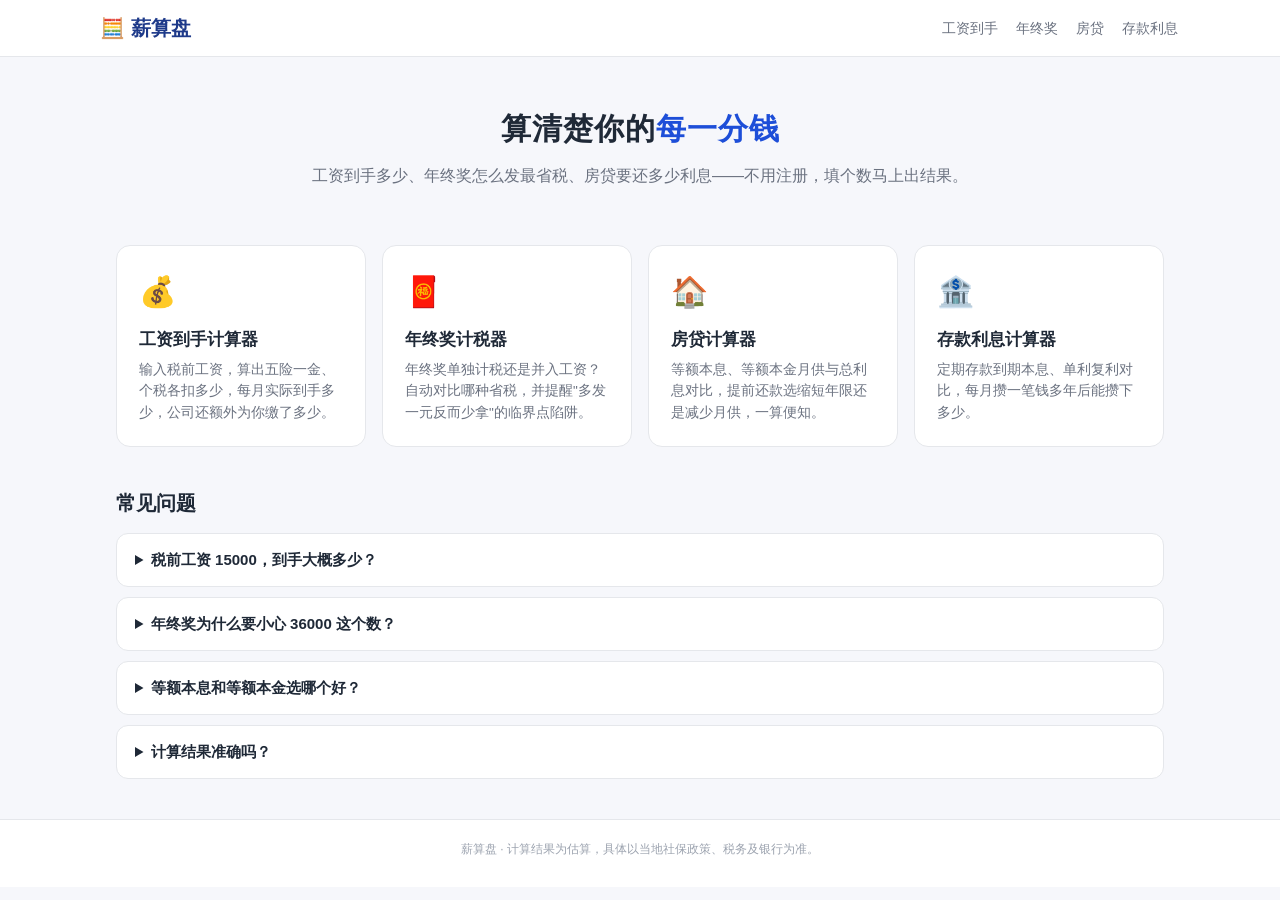
<file: index.html>
<!DOCTYPE html>
<html lang="zh-CN">
<head>
<meta charset="UTF-8">
<meta name="viewport" content="width=device-width, initial-scale=1.0">
<title>薪算盘 - 工资、年终奖、房贷、存款利息在线计算器</title>
<meta name="description" content="薪算盘：免费在线理财小工具，工资到手、五险一金、年终奖个税、房贷月供、提前还款、存款利息，一算就清楚。">
<link rel="icon" href="data:image/svg+xml,<svg xmlns='http://www.w3.org/2000/svg' viewBox='0 0 100 100'><text y='.9em' font-size='90'>🧮</text></svg>">
<link rel="stylesheet" href="css/style.css">
</head>
<body>

<header class="header">
  <div class="container header-inner">
    <a class="logo" href="index.html"><span>🧮</span>薪算盘</a>
    <nav class="nav">
      <a href="salary.html">工资到手</a>
      <a href="bonus.html">年终奖</a>
      <a href="mortgage.html">房贷</a>
      <a href="deposit.html">存款利息</a>
    </nav>
  </div>
</header>

<main class="container">
  <section class="hero">
    <h1>算清楚你的<em>每一分钱</em></h1>
    <p>工资到手多少、年终奖怎么发最省税、房贷要还多少利息——不用注册，填个数马上出结果。</p>
  </section>

  <section class="tools">
    <a class="tool-card" href="salary.html">
      <div class="icon">💰</div>
      <h2>工资到手计算器</h2>
      <p>输入税前工资，算出五险一金、个税各扣多少，每月实际到手多少，公司还额外为你缴了多少。</p>
    </a>
    <a class="tool-card" href="bonus.html">
      <div class="icon">🧧</div>
      <h2>年终奖计税器</h2>
      <p>年终奖单独计税还是并入工资？自动对比哪种省税，并提醒"多发一元反而少拿"的临界点陷阱。</p>
    </a>
    <a class="tool-card" href="mortgage.html">
      <div class="icon">🏠</div>
      <h2>房贷计算器</h2>
      <p>等额本息、等额本金月供与总利息对比，提前还款选缩短年限还是减少月供，一算便知。</p>
    </a>
    <a class="tool-card" href="deposit.html">
      <div class="icon">🏦</div>
      <h2>存款利息计算器</h2>
      <p>定期存款到期本息、单利复利对比，每月攒一笔钱多年后能攒下多少。</p>
    </a>
  </section>

  <section class="faq">
    <h2>常见问题</h2>
    <details>
      <summary>税前工资 15000，到手大概多少？</summary>
      <p>按公积金 12%、常见社保比例估算，每月五险一金个人部分约 2775 元，个税约 300 余元，到手约 11900 元左右。实际情况受缴费基数、专项附加扣除影响，用<a href="salary.html">工资到手计算器</a>填你的真实数字更准确。</p>
    </details>
    <details>
      <summary>年终奖为什么要小心 36000 这个数？</summary>
      <p>年终奖单独计税时，36000 元是税率从 3% 跳到 10% 的临界点：发 36000 元缴税 1080 元，发 36001 元却要缴约 3390 元。多发一元少拿两千多，类似临界点还有 14.4 万、30 万等，详见<a href="bonus.html">年终奖计算器</a>。</p>
    </details>
    <details>
      <summary>等额本息和等额本金选哪个好？</summary>
      <p>等额本金总利息更少但前期月供高；等额本息每月固定、前期压力小。如果打算提前还款或近期换房，通常越早还越划算。用<a href="mortgage.html">房贷计算器</a>对比两种方式的具体差额。</p>
    </details>
    <details>
      <summary>计算结果准确吗？</summary>
      <p>本站按国家现行税率表和通行社保比例计算，结果为估算参考。各地社保基数上下限、公积金比例、银行计息规则存在差异，正式决策请以官方渠道核算为准。</p>
    </details>
  </section>
</main>

<footer class="footer">
  <div class="container">
    <p>薪算盘 · 计算结果为估算，具体以当地社保政策、税务及银行为准。</p>
  </div>
</footer>
</body>
</html>
</file>
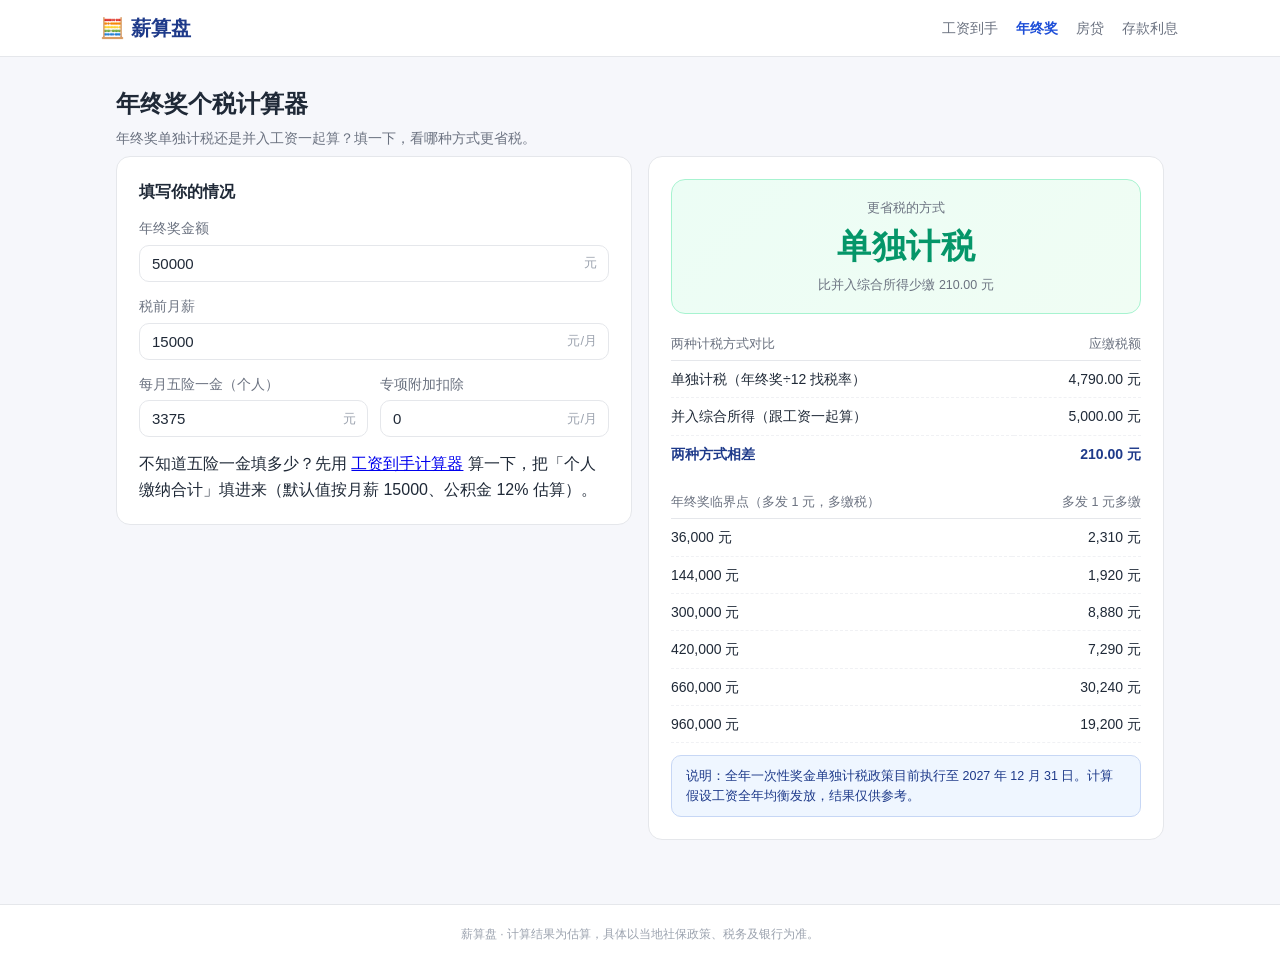
<file: bonus.html>
<!DOCTYPE html>
<html lang="zh-CN">
<head>
<meta charset="UTF-8">
<meta name="viewport" content="width=device-width, initial-scale=1.0">
<title>年终奖个税计算器 - 单独计税还是并入综合所得？附临界点避坑 | 薪算盘</title>
<meta name="description" content="年终奖个人所得税在线计算：自动对比单独计税与并入综合所得两种方式哪个更省税，提示年终奖临界点陷阱（多发一元多缴几千元税）。">
<link rel="icon" href="data:image/svg+xml,<svg xmlns='http://www.w3.org/2000/svg' viewBox='0 0 100 100'><text y='.9em' font-size='90'>🧧</text></svg>">
<link rel="stylesheet" href="css/style.css">
</head>
<body>

<header class="header">
  <div class="container header-inner">
    <a class="logo" href="index.html"><span>🧮</span>薪算盘</a>
    <nav class="nav">
      <a href="salary.html">工资到手</a>
      <a href="bonus.html" class="active">年终奖</a>
      <a href="mortgage.html">房贷</a>
      <a href="deposit.html">存款利息</a>
    </nav>
  </div>
</header>

<main class="container">
  <div class="page-title">
    <h1>年终奖个税计算器</h1>
    <p>年终奖单独计税还是并入工资一起算？填一下，看哪种方式更省税。</p>
  </div>

  <div class="calc-grid">
    <!-- 左：输入 -->
    <section class="card">
      <h2>填写你的情况</h2>

      <div class="field">
        <label for="bonus">年终奖金额</label>
        <div class="suffix-wrap">
          <input type="number" id="bonus" value="50000" min="0" step="1000">
          <span class="suffix">元</span>
        </div>
      </div>

      <div class="field">
        <label for="salary">税前月薪</label>
        <div class="suffix-wrap">
          <input type="number" id="salary" value="15000" min="0" step="500">
          <span class="suffix">元/月</span>
        </div>
      </div>

      <div class="field two-col">
        <div>
          <label for="insurance">每月五险一金（个人）</label>
          <div class="suffix-wrap">
            <input type="number" id="insurance" value="3375" min="0" step="50">
            <span class="suffix">元</span>
          </div>
        </div>
        <div>
          <label for="special">专项附加扣除</label>
          <div class="suffix-wrap">
            <input type="number" id="special" value="0" min="0" step="100">
            <span class="suffix">元/月</span>
          </div>
        </div>
      </div>
      <div class="hint">不知道五险一金填多少？先用 <a href="salary.html">工资到手计算器</a> 算一下，把「个人缴纳合计」填进来（默认值按月薪 15000、公积金 12% 估算）。</div>
    </section>

    <!-- 右：结果 -->
    <section class="card">
      <div class="result-hero">
        <div class="label">更省税的方式</div>
        <div class="big" id="rBest">—</div>
        <div class="sub" id="rBestSub">—</div>
      </div>

      <table class="breakdown">
        <tr><th>两种计税方式对比</th><th>应缴税额</th></tr>
        <tr><td>单独计税（年终奖÷12 找税率）</td><td id="rAlone">—</td></tr>
        <tr><td>并入综合所得（跟工资一起算）</td><td id="rMerge">—</td></tr>
        <tr class="total"><td>两种方式相差</td><td id="rDiff">—</td></tr>
      </table>

      <div class="warn hidden" id="trapWarn"></div>

      <table class="breakdown" style="margin-top:14px;">
        <tr><th>年终奖临界点（多发 1 元，多缴税）</th><th>多发 1 元多缴</th></tr>
        <tr><td>36,000 元</td><td>2,310 元</td></tr>
        <tr><td>144,000 元</td><td>1,920 元</td></tr>
        <tr><td>300,000 元</td><td>8,880 元</td></tr>
        <tr><td>420,000 元</td><td>7,290 元</td></tr>
        <tr><td>660,000 元</td><td>30,240 元</td></tr>
        <tr><td>960,000 元</td><td>19,200 元</td></tr>
      </table>

      <div class="note">说明：全年一次性奖金单独计税政策目前执行至 2027 年 12 月 31 日。计算假设工资全年均衡发放，结果仅供参考。</div>
    </section>
  </div>
</main>

<footer class="footer">
  <div class="container">
    <p>薪算盘 · 计算结果为估算，具体以当地社保政策、税务及银行为准。</p>
  </div>
</footer>

<script>
function $(id) { return document.getElementById(id); }
function fmt(n) {
  if (!isFinite(n)) return '—';
  return n.toLocaleString('zh-CN', { minimumFractionDigits: 2, maximumFractionDigits: 2 });
}
function num(id) { const v = parseFloat($(id).value); return isNaN(v) ? 0 : v; }

function annualTax(x) {
  if (x <= 0) return 0;
  if (x <= 36000) return x * 0.03;
  if (x <= 144000) return x * 0.10 - 2520;
  if (x <= 300000) return x * 0.20 - 16920;
  if (x <= 420000) return x * 0.25 - 31920;
  if (x <= 660000) return x * 0.30 - 51920;
  if (x <= 960000) return x * 0.35 - 85920;
  return x * 0.45 - 181920;
}

// 年终奖单独计税：按月换算税率表
function bonusTax(b) {
  const q = b / 12;
  if (q <= 3000) return b * 0.03;
  if (q <= 12000) return b * 0.10 - 210;
  if (q <= 25000) return b * 0.20 - 1410;
  if (q <= 35000) return b * 0.25 - 2660;
  if (q <= 55000) return b * 0.30 - 4410;
  if (q <= 80000) return b * 0.35 - 7160;
  return b * 0.45 - 15160;
}

// 各临界点处“多发1元”导致的税额跳升
const TRAPS = [
  { limit: 36000, jump: 2310 },
  { limit: 144000, jump: 1920 },
  { limit: 300000, jump: 8880 },
  { limit: 420000, jump: 7290 },
  { limit: 660000, jump: 30240 },
  { limit: 960000, jump: 19200 },
];

function calc() {
  const bonus = num('bonus');
  const salary = num('salary');
  const insurance = num('insurance');
  const special = num('special');

  // 全年工资部分的应纳税所得额
  const baseAnnual = (salary - insurance - 5000 - special) * 12;

  const alone = bonus > 0 ? bonusTax(bonus) : 0;
  // 并入方式下，年终奖带来的新增税 = (base+bonus)的税 − base的税
  const merge = annualTax(baseAnnual + bonus) - annualTax(baseAnnual);

  $('rAlone').textContent = fmt(alone) + ' 元';
  $('rMerge').textContent = fmt(Math.max(0, merge)) + ' 元';

  const diff = Math.abs(alone - merge);
  $('rDiff').textContent = fmt(diff) + ' 元';

  if (alone <= merge) {
    $('rBest').textContent = '单独计税';
    $('rBestSub').textContent = '比并入综合所得少缴 ' + fmt(diff) + ' 元';
  } else {
    $('rBest').textContent = '并入综合所得';
    $('rBestSub').textContent = '比单独计税少缴 ' + fmt(diff) + ' 元';
  }

  // 临界点提示：略高于某个临界点时，宁可少拿
  const warn = $('trapWarn');
  const trap = TRAPS.find(function (t) { return bonus > t.limit && bonus <= t.limit * 1.02; });
  if (trap) {
    const over = bonus - trap.limit;
    warn.classList.remove('hidden');
    warn.textContent = '⚠️ 注意：你的年终奖比临界点 ' + fmtInt(trap.limit) + ' 元只多 ' + fmt(over) + ' 元，却要多缴约 ' + fmtInt(trap.jump) + ' 元税！跟公司商量把年终奖调到 ' + fmtInt(trap.limit) + ' 元（差额并入工资或其他时间发）反而到手更多。';
  } else {
    warn.classList.add('hidden');
  }
}

function fmtInt(n) { return Math.round(n).toLocaleString('zh-CN'); }

document.querySelectorAll('input').forEach(function (el) {
  el.addEventListener('input', calc);
  el.addEventListener('change', calc);
});

calc();
</script>
</body>
</html>
</file>
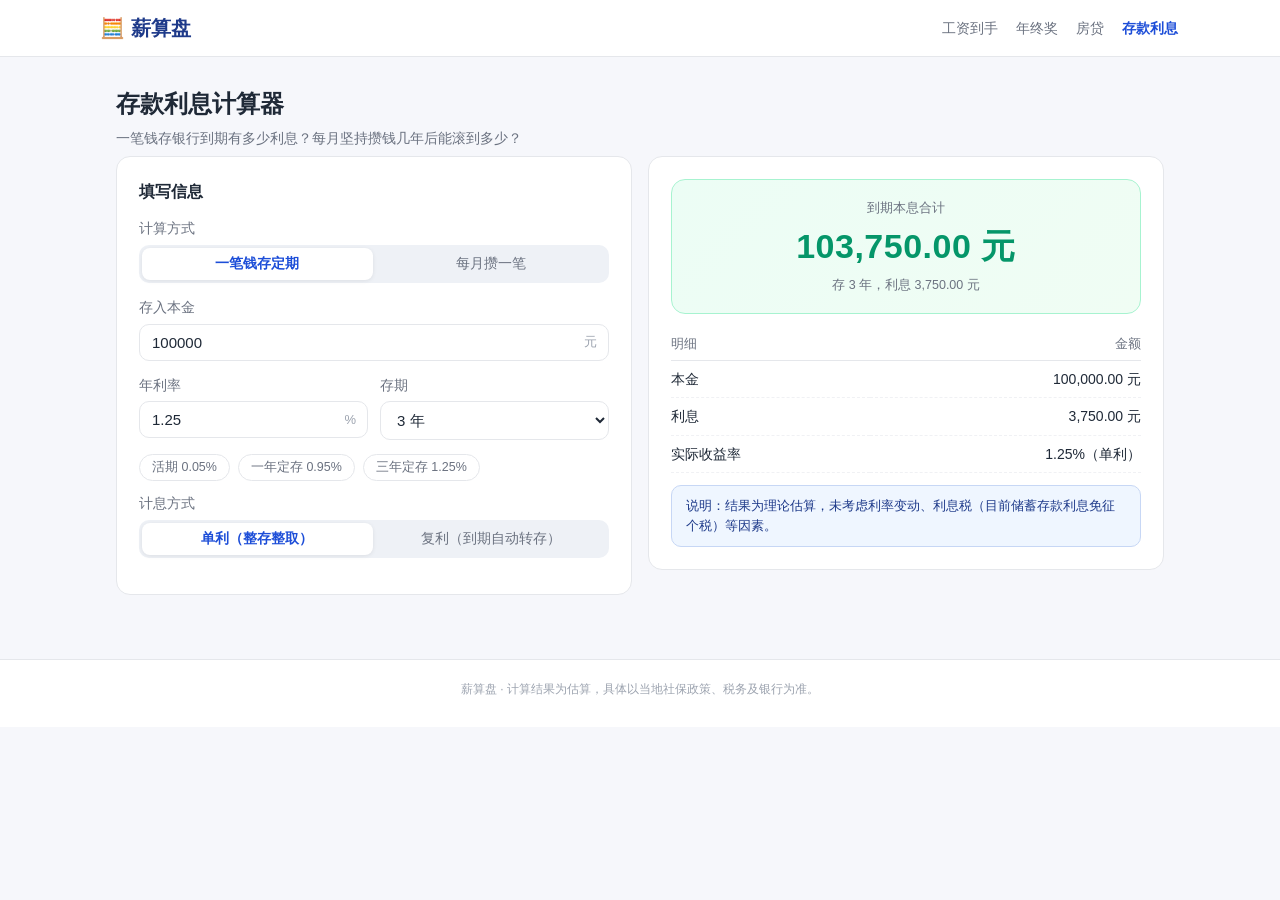
<file: deposit.html>
<!DOCTYPE html>
<html lang="zh-CN">
<head>
<meta charset="UTF-8">
<meta name="viewport" content="width=device-width, initial-scale=1.0">
<title>存款利息计算器 - 定存到期利息、每月攒钱目标测算 | 薪算盘</title>
<meta name="description" content="在线存款利息计算器：算整存整取到期本息、单利复利对比，还能算每月定存一笔钱，几年后能攒下多少，利率可自行修改。">
<link rel="icon" href="data:image/svg+xml,<svg xmlns='http://www.w3.org/2000/svg' viewBox='0 0 100 100'><text y='.9em' font-size='90'>🏦</text></svg>">
<link rel="stylesheet" href="css/style.css">
</head>
<body>

<header class="header">
  <div class="container header-inner">
    <a class="logo" href="index.html"><span>🧮</span>薪算盘</a>
    <nav class="nav">
      <a href="salary.html">工资到手</a>
      <a href="bonus.html">年终奖</a>
      <a href="mortgage.html">房贷</a>
      <a href="deposit.html" class="active">存款利息</a>
    </nav>
  </div>
</header>

<main class="container">
  <div class="page-title">
    <h1>存款利息计算器</h1>
    <p>一笔钱存银行到期有多少利息？每月坚持攒钱几年后能滚到多少？</p>
  </div>

  <div class="calc-grid">
    <!-- 左：输入 -->
    <section class="card">
      <h2>填写信息</h2>

      <div class="field">
        <label>计算方式</label>
        <div class="segmented" id="mode">
          <button type="button" data-mode="lump" class="active">一笔钱存定期</button>
          <button type="button" data-mode="monthly">每月攒一笔</button>
        </div>
      </div>

      <div id="lumpInputs">
        <div class="field">
          <label for="principal">存入本金</label>
          <div class="suffix-wrap">
            <input type="number" id="principal" value="100000" min="0" step="1000">
            <span class="suffix">元</span>
          </div>
        </div>
        <div class="field two-col">
          <div>
            <label for="rate">年利率</label>
            <div class="suffix-wrap">
              <input type="number" id="rate" value="1.25" min="0.01" step="0.01">
              <span class="suffix">%</span>
            </div>
          </div>
          <div>
            <label for="months">存期</label>
            <select id="months">
              <option value="3">3 个月</option>
              <option value="6">6 个月</option>
              <option value="12">1 年</option>
              <option value="24">2 年</option>
              <option value="36" selected>3 年</option>
              <option value="60">5 年</option>
            </select>
          </div>
        </div>
        <div class="chips" id="rateChips">
          <button type="button" class="chip" data-rate="0.05">活期 0.05%</button>
          <button type="button" class="chip" data-rate="0.95">一年定存 0.95%</button>
          <button type="button" class="chip" data-rate="1.25">三年定存 1.25%</button>
        </div>
        <div class="field" style="margin-top:12px;">
          <label>计息方式</label>
          <div class="segmented" id="interestType">
            <button type="button" data-mode="simple" class="active">单利（整存整取）</button>
            <button type="button" data-mode="compound">复利（到期自动转存）</button>
          </div>
        </div>
      </div>

      <div id="monthlyInputs" class="hidden">
        <div class="field">
          <label for="monthlyAmount">每月存入</label>
          <div class="suffix-wrap">
            <input type="number" id="monthlyAmount" value="2000" min="0" step="100">
            <span class="suffix">元/月</span>
          </div>
        </div>
        <div class="field two-col">
          <div>
            <label for="mRate">年利率（按月复利）</label>
            <div class="suffix-wrap">
              <input type="number" id="mRate" value="1.5" min="0.01" step="0.01">
              <span class="suffix">%</span>
            </div>
          </div>
          <div>
            <label for="mYears">坚持年数</label>
            <select id="mYears">
              <option value="1">1 年</option>
              <option value="2">2 年</option>
              <option value="3" selected>3 年</option>
              <option value="5">5 年</option>
              <option value="10">10 年</option>
              <option value="20">20 年</option>
              <option value="30">30 年</option>
            </select>
          </div>
        </div>
        <div class="hint">按月复利估算（相当于货币基金/滚存场景），实际产品计息规则可能不同。</div>
      </div>
    </section>

    <!-- 右：结果 -->
    <section class="card">
      <div class="result-hero">
        <div class="label" id="rLabel">到期本息合计</div>
        <div class="big" id="rTotal">—</div>
        <div class="sub" id="rSub">—</div>
      </div>

      <table class="breakdown">
        <tr><th id="rTableLabel">明细</th><th>金额</th></tr>
        <tr><td id="rRow1Name">本金</td><td id="rRow1">—</td></tr>
        <tr><td id="rRow2Name">利息</td><td id="rRow2">—</td></tr>
        <tr><td id="rRow3Name">年化收益</td><td id="rRow3">—</td></tr>
      </table>

      <div class="note">说明：结果为理论估算，未考虑利率变动、利息税（目前储蓄存款利息免征个税）等因素。</div>
    </section>
  </div>
</main>

<footer class="footer">
  <div class="container">
    <p>薪算盘 · 计算结果为估算，具体以当地社保政策、税务及银行为准。</p>
  </div>
</footer>

<script>
function $(id) { return document.getElementById(id); }
function fmt(n) {
  if (!isFinite(n)) return '—';
  return n.toLocaleString('zh-CN', { minimumFractionDigits: 2, maximumFractionDigits: 2 });
}
function num(id) { const v = parseFloat($(id).value); return isNaN(v) ? 0 : v; }

let mode = 'lump';
let interestType = 'simple';

function calc() {
  if (mode === 'lump') {
    const P = num('principal');
    const r = num('rate') / 100;
    const m = parseFloat($('months').value);
    let total, interest;
    if (interestType === 'simple') {
      interest = P * r * m / 12;
      total = P + interest;
    } else {
      total = P * Math.pow(1 + r, m / 12);
      interest = total - P;
    }
    $('rLabel').textContent = '到期本息合计';
    $('rTotal').textContent = fmt(total) + ' 元';
    $('rSub').textContent = '存 ' + (m / 12) + ' 年，利息 ' + fmt(interest) + ' 元';
    $('rRow1Name').textContent = '本金';
    $('rRow1').textContent = fmt(P) + ' 元';
    $('rRow2Name').textContent = '利息';
    $('rRow2').textContent = fmt(interest) + ' 元';
    $('rRow3Name').textContent = '实际收益率';
    $('rRow3').textContent = interestType === 'simple'
      ? r * 100 + '%（单利）'
      : ((Math.pow(1 + r, m / 12) - 1) / (m / 12) * 100).toFixed(2) + '%（年均）';
  } else {
    const m0 = num('monthlyAmount');
    const i = num('mRate') / 100 / 12;
    const n = parseFloat($('mYears').value) * 12;
    // 月末存入、按月复利：FV = m * ((1+i)^n - 1) / i
    const total = i === 0 ? m0 * n : m0 * (Math.pow(1 + i, n) - 1) / i;
    const principal = m0 * n;
    $('rLabel').textContent = '到期总额';
    $('rTotal').textContent = fmt(total) + ' 元';
    $('rSub').textContent = '共存 ' + n + ' 个月，其中利息 ' + fmt(total - principal) + ' 元';
    $('rRow1Name').textContent = '累计存入本金';
    $('rRow1').textContent = fmt(principal) + ' 元';
    $('rRow2Name').textContent = '累计利息';
    $('rRow2').textContent = fmt(total - principal) + ' 元';
    $('rRow3Name').textContent = '利息占比';
    $('rRow3').textContent = (total > 0 ? (total - principal) / total * 100 : 0).toFixed(1) + '%';
  }
}

$('mode').addEventListener('click', function (e) {
  const btn = e.target.closest('button');
  if (!btn) return;
  mode = btn.dataset.mode;
  document.querySelectorAll('#mode button').forEach(function (b) { b.classList.toggle('active', b === btn); });
  $('lumpInputs').classList.toggle('hidden', mode !== 'lump');
  $('monthlyInputs').classList.toggle('hidden', mode !== 'monthly');
  calc();
});

$('interestType').addEventListener('click', function (e) {
  const btn = e.target.closest('button');
  if (!btn) return;
  interestType = btn.dataset.mode;
  document.querySelectorAll('#interestType button').forEach(function (b) { b.classList.toggle('active', b === btn); });
  calc();
});

$('rateChips').addEventListener('click', function (e) {
  const chip = e.target.closest('.chip');
  if (!chip) return;
  $('rate').value = chip.dataset.rate;
  document.querySelectorAll('#rateChips .chip').forEach(function (c) { c.classList.toggle('active', c === chip); });
  calc();
});

document.querySelectorAll('input, select').forEach(function (el) {
  el.addEventListener('input', calc);
  el.addEventListener('change', calc);
});

calc();
</script>
</body>
</html>
</file>
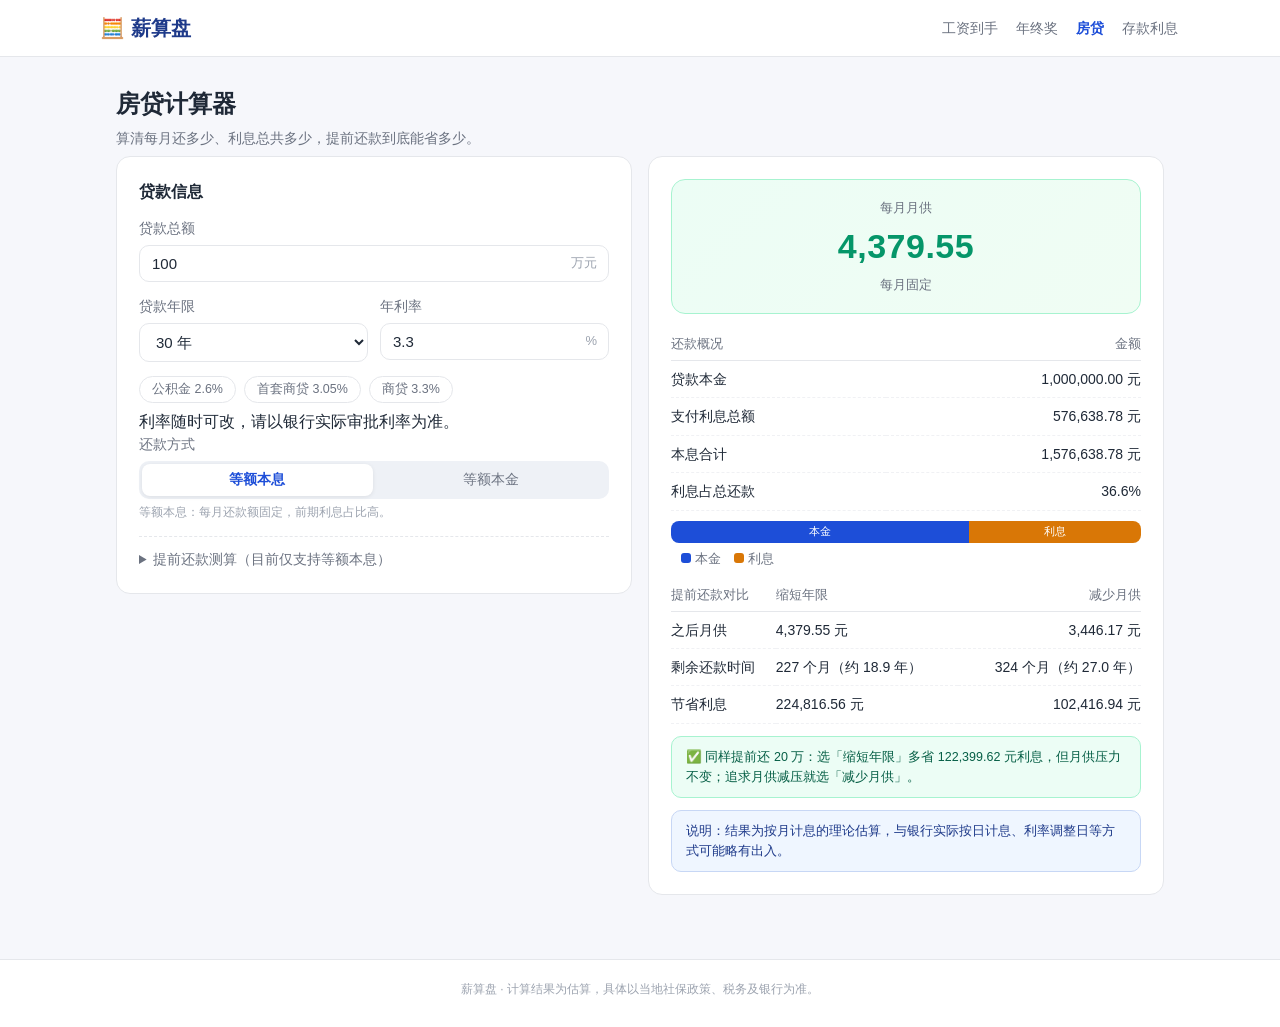
<file: mortgage.html>
<!DOCTYPE html>
<html lang="zh-CN">
<head>
<meta charset="UTF-8">
<meta name="viewport" content="width=device-width, initial-scale=1.0">
<title>房贷计算器 - 等额本息/等额本金月供、利息计算，提前还款对比 | 薪算盘</title>
<meta name="description" content="房贷月供计算器：支持等额本息、等额本金两种方式，输入金额、年限、利率即可算出月供、总利息，还可对比提前还款选缩短年限还是减少月供更划算。">
<link rel="icon" href="data:image/svg+xml,<svg xmlns='http://www.w3.org/2000/svg' viewBox='0 0 100 100'><text y='.9em' font-size='90'>🏠</text></svg>">
<link rel="stylesheet" href="css/style.css">
</head>
<body>

<header class="header">
  <div class="container header-inner">
    <a class="logo" href="index.html"><span>🧮</span>薪算盘</a>
    <nav class="nav">
      <a href="salary.html">工资到手</a>
      <a href="bonus.html">年终奖</a>
      <a href="mortgage.html" class="active">房贷</a>
      <a href="deposit.html">存款利息</a>
    </nav>
  </div>
</header>

<main class="container">
  <div class="page-title">
    <h1>房贷计算器</h1>
    <p>算清每月还多少、利息总共多少，提前还款到底能省多少。</p>
  </div>

  <div class="calc-grid">
    <!-- 左：输入 -->
    <section class="card">
      <h2>贷款信息</h2>

      <div class="field">
        <label for="amount">贷款总额</label>
        <div class="suffix-wrap">
          <input type="number" id="amount" value="100" min="1" step="5">
          <span class="suffix">万元</span>
        </div>
      </div>

      <div class="field two-col">
        <div>
          <label for="years">贷款年限</label>
          <select id="years">
            <option value="5">5 年</option>
            <option value="10">10 年</option>
            <option value="15">15 年</option>
            <option value="20">20 年</option>
            <option value="25">25 年</option>
            <option value="30" selected>30 年</option>
          </select>
        </div>
        <div>
          <label for="rate">年利率</label>
          <div class="suffix-wrap">
            <input type="number" id="rate" value="3.3" min="0.1" step="0.01">
            <span class="suffix">%</span>
          </div>
        </div>
      </div>
      <div class="chips" id="rateChips">
        <button type="button" class="chip" data-rate="2.6">公积金 2.6%</button>
        <button type="button" class="chip" data-rate="3.05">首套商贷 3.05%</button>
        <button type="button" class="chip" data-rate="3.3">商贷 3.3%</button>
      </div>
      <div class="hint" style="margin-top:6px;">利率随时可改，请以银行实际审批利率为准。</div>

      <div class="field">
        <label>还款方式</label>
        <div class="segmented" id="method">
          <button type="button" data-mode="aei" class="active">等额本息</button>
          <button type="button" data-mode="apr" >等额本金</button>
        </div>
        <div class="hint" id="methodHint">等额本息：每月还款额固定，前期利息占比高。</div>
      </div>

      <details class="advanced" id="prepayBox">
        <summary>提前还款测算（目前仅支持等额本息）</summary>
        <div class="two-col">
          <div class="field">
            <label for="paidMonths">已还款月数</label>
            <input type="number" id="paidMonths" value="36" min="1" step="1">
          </div>
          <div class="field">
            <label for="prepayAmount">提前还款金额</label>
            <div class="suffix-wrap">
              <input type="number" id="prepayAmount" value="20" min="1" step="1">
              <span class="suffix">万元</span>
            </div>
          </div>
        </div>
        <div class="note" style="margin-top:4px;">假设在第 N 期月供扣款后立即提前还款、不收违约金，对比「缩短年限」和「减少月供」两种方式。</div>
      </details>
    </section>

    <!-- 右：结果 -->
    <section class="card">
      <div class="result-hero">
        <div class="label" id="rMonthLabel">每月月供</div>
        <div class="big" id="rMonthly">—</div>
        <div class="sub" id="rMonthlySub">每月固定</div>
      </div>

      <table class="breakdown">
        <tr><th>还款概况</th><th>金额</th></tr>
        <tr><td>贷款本金</td><td id="rPrincipal">—</td></tr>
        <tr><td>支付利息总额</td><td id="rInterest">—</td></tr>
        <tr><td>本息合计</td><td id="rTotalPay">—</td></tr>
        <tr><td>利息占总还款</td><td id="rInterestRatio">—</td></tr>
      </table>

      <div class="bar">
        <div class="b-principal" id="barPrincipal" style="width:70%">本金</div>
        <div class="b-interest" id="barInterest" style="width:30%">利息</div>
      </div>
      <div class="bar-legend">
        <i style="background:var(--primary)"></i>本金
        <i style="background:var(--amber)"></i>利息
      </div>

      <div id="prepayResult" class="hidden">
        <table class="breakdown" style="margin-top:10px;">
          <tr><th>提前还款对比</th><th>缩短年限</th><th>减少月供</th></tr>
          <tr><td>之后月供</td><td id="rPPMonthlyA">—</td><td id="rPPMonthlyB">—</td></tr>
          <tr><td>剩余还款时间</td><td id="rPPTimeA">—</td><td id="rPPTimeB">—</td></tr>
          <tr><td>节省利息</td><td id="rPPSaveA">—</td><td id="rPPSaveB">—</td></tr>
        </table>
        <div class="good" id="rPPAdvice">—</div>
      </div>

      <div class="note">说明：结果为按月计息的理论估算，与银行实际按日计息、利率调整日等方式可能略有出入。</div>
    </section>
  </div>
</main>

<footer class="footer">
  <div class="container">
    <p>薪算盘 · 计算结果为估算，具体以当地社保政策、税务及银行为准。</p>
  </div>
</footer>

<script>
function $(id) { return document.getElementById(id); }
function fmt(n) {
  if (!isFinite(n)) return '—';
  return n.toLocaleString('zh-CN', { minimumFractionDigits: 2, maximumFractionDigits: 2 });
}
function fmtInt(n) { return isFinite(n) ? Math.round(n).toLocaleString('zh-CN') : '—'; }
function num(id) { const v = parseFloat($(id).value); return isNaN(v) ? 0 : v; }

let method = 'aei';

function balanceAfter(P, i, M, k) {
  // 等额本息还 k 期后的剩余本金
  if (i === 0) return P - M * k;
  const f = Math.pow(1 + i, k);
  return P * f - M * (f - 1) / i;
}

function calc() {
  const P = num('amount') * 10000;
  const n = num('years') * 12;
  const i = num('rate') / 100 / 12;

  let monthly, totalInterest, monthlySub;
  if (method === 'aei') {
    if (i === 0) monthly = P / n;
    else monthly = P * i * Math.pow(1 + i, n) / (Math.pow(1 + i, n) - 1);
    totalInterest = monthly * n - P;
    monthlySub = '每月固定';
  } else {
    const g = P / n; // 每月应还本金
    const first = g + P * i;
    const drop = g * i;
    monthly = first;
    totalInterest = i * P * (n + 1) / 2;
    monthlySub = '首月 ' + fmt(first) + ' 元，之后每月递减约 ' + fmt(drop) + ' 元';
  }
  const totalPay = P + totalInterest;

  $('rMonthly').textContent = fmt(monthly);
  $('rMonthlySub').textContent = monthlySub;
  $('rPrincipal').textContent = fmt(P) + ' 元';
  $('rInterest').textContent = fmt(totalInterest) + ' 元';
  $('rTotalPay').textContent = fmt(totalPay) + ' 元';
  $('rInterestRatio').textContent = (totalInterest / totalPay * 100).toFixed(1) + '%';

  const pRatio = Math.max(5, Math.min(95, P / totalPay * 100));
  $('barPrincipal').style.width = pRatio + '%';
  $('barInterest').style.width = (100 - pRatio) + '%';

  calcPrepay(P, n, i, monthly);
}

function calcPrepay(P, n, i, M) {
  const box = $('prepayResult');
  if (method !== 'aei') { box.classList.add('hidden'); return; }
  const k = Math.min(Math.floor(num('paidMonths')), n - 12);
  const X = num('prepayAmount') * 10000;
  if (k < 1 || X <= 0) { box.classList.add('hidden'); return; }

  const B = balanceAfter(P, i, M, k);          // 不提前还款时的剩余本金
  if (X >= B) { box.classList.add('hidden'); return; }
  const Bx = B - X;                             // 提前还款后的剩余本金
  const restN = n - k;
  const baseInterest = M * restN - B;           // 不提前还款的剩余利息

  // 方式A：缩短年限（月供不变）
  let tA = restN;
  if (i > 0) tA = Math.ceil(Math.log(M / (M - Bx * i)) / Math.log(1 + i));
  const saveA = baseInterest - (M * tA - Bx);

  // 方式B：减少月供（期限不变）
  let M2 = Bx / restN;
  if (i > 0) M2 = Bx * i * Math.pow(1 + i, restN) / (Math.pow(1 + i, restN) - 1);
  const saveB = baseInterest - (M2 * restN - Bx);

  box.classList.remove('hidden');
  $('rPPMonthlyA').textContent = fmt(M) + ' 元';
  $('rPPMonthlyB').textContent = fmt(M2) + ' 元';
  $('rPPTimeA').textContent = tA + ' 个月（约 ' + (tA / 12).toFixed(1) + ' 年）';
  $('rPPTimeB').textContent = restN + ' 个月（约 ' + (restN / 12).toFixed(1) + ' 年）';
  $('rPPSaveA').textContent = fmt(saveA) + ' 元';
  $('rPPSaveB').textContent = fmt(saveB) + ' 元';
  $('rPPAdvice').textContent = saveA > saveB
    ? '✅ 同样提前还 ' + num('prepayAmount') + ' 万：选「缩短年限」多省 ' + fmt(saveA - saveB) + ' 元利息，但月供压力不变；追求月供减压就选「减少月供」。'
    : '✅ 两种方式节省利息接近，选「减少月供」可立刻减轻月度压力。';
}

$('method').addEventListener('click', function (e) {
  const btn = e.target.closest('button');
  if (!btn) return;
  method = btn.dataset.mode;
  document.querySelectorAll('#method button').forEach(function (b) { b.classList.toggle('active', b === btn); });
  $('methodHint').textContent = method === 'aei'
    ? '等额本息：每月还款额固定，前期利息占比高。'
    : '等额本金：每月还的本金固定，月供逐月递减，总利息更少但前期压力大。';
  $('rMonthLabel').textContent = method === 'aei' ? '每月月供' : '首月月供';
  calc();
});

$('rateChips').addEventListener('click', function (e) {
  const chip = e.target.closest('.chip');
  if (!chip) return;
  $('rate').value = chip.dataset.rate;
  document.querySelectorAll('#rateChips .chip').forEach(function (c) { c.classList.toggle('active', c === chip); });
  calc();
});

document.querySelectorAll('input, select').forEach(function (el) {
  el.addEventListener('input', calc);
  el.addEventListener('change', calc);
});

calc();
</script>
</body>
</html>
</file>
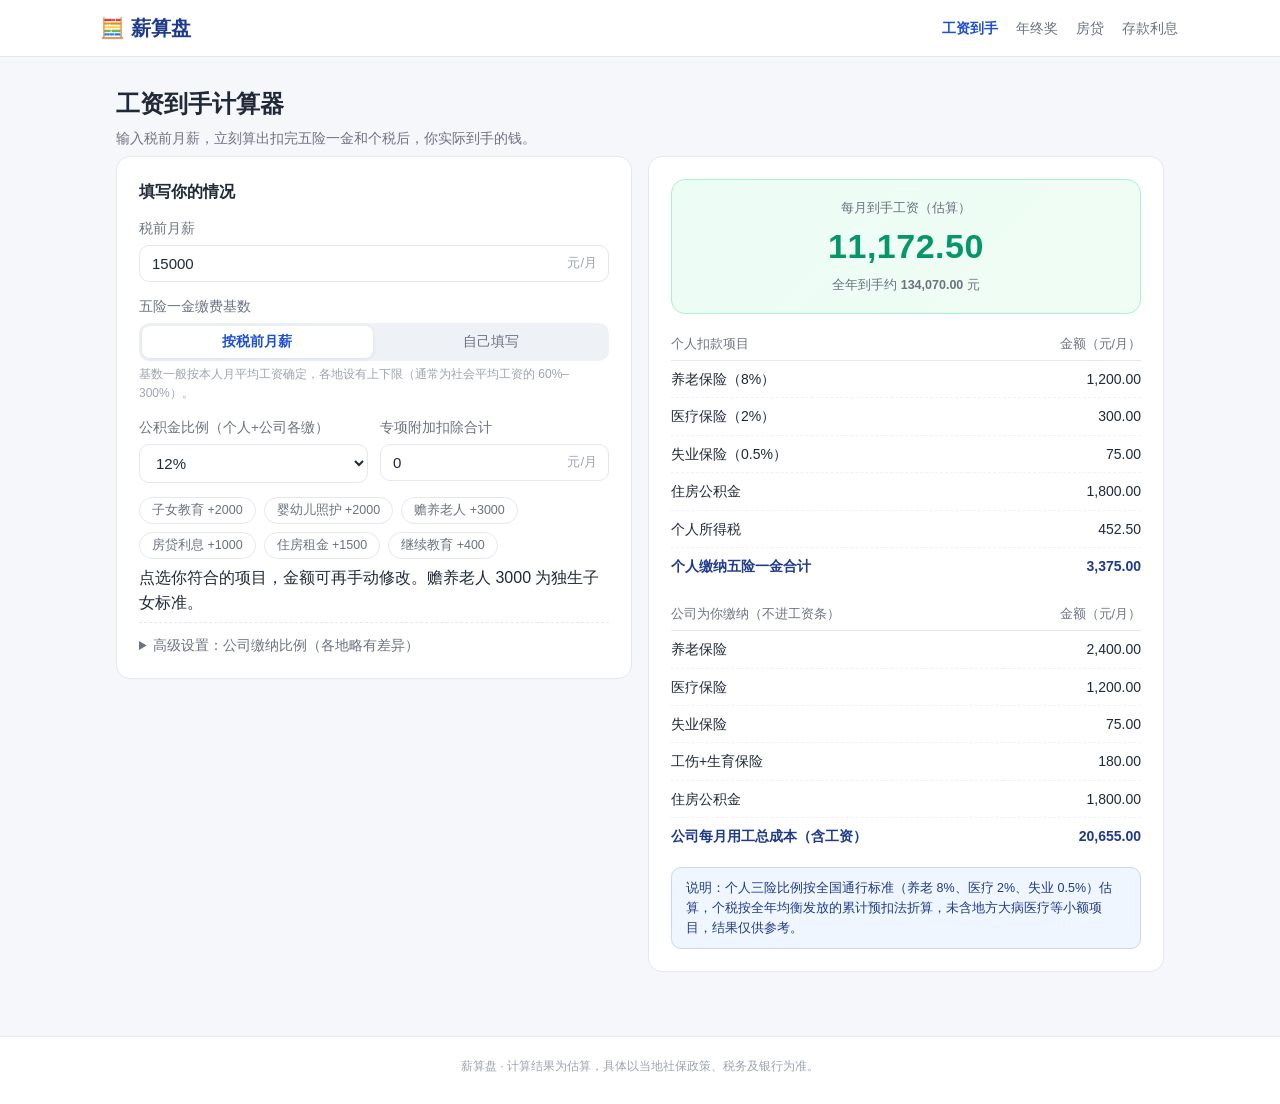
<file: salary.html>
<!DOCTYPE html>
<html lang="zh-CN">
<head>
<meta charset="UTF-8">
<meta name="viewport" content="width=device-width, initial-scale=1.0">
<title>工资到手计算器 - 五险一金、个税、税后工资在线计算 | 薪算盘</title>
<meta name="description" content="输入税前工资，一键算出五险一金个人缴纳、个人所得税和每月到手工资，支持公积金比例、专项附加扣除，显示公司为你缴纳的部分。">
<link rel="icon" href="data:image/svg+xml,<svg xmlns='http://www.w3.org/2000/svg' viewBox='0 0 100 100'><text y='.9em' font-size='90'>💰</text></svg>">
<link rel="stylesheet" href="css/style.css">
</head>
<body>

<header class="header">
  <div class="container header-inner">
    <a class="logo" href="index.html"><span>🧮</span>薪算盘</a>
    <nav class="nav">
      <a href="salary.html" class="active">工资到手</a>
      <a href="bonus.html">年终奖</a>
      <a href="mortgage.html">房贷</a>
      <a href="deposit.html">存款利息</a>
    </nav>
  </div>
</header>

<main class="container">
  <div class="page-title">
    <h1>工资到手计算器</h1>
    <p>输入税前月薪，立刻算出扣完五险一金和个税后，你实际到手的钱。</p>
  </div>

  <div class="calc-grid">
    <!-- 左：输入 -->
    <section class="card">
      <h2>填写你的情况</h2>

      <div class="field">
        <label for="salary">税前月薪</label>
        <div class="suffix-wrap">
          <input type="number" id="salary" value="15000" min="0" step="100">
          <span class="suffix">元/月</span>
        </div>
      </div>

      <div class="field">
        <label>五险一金缴费基数</label>
        <div class="segmented" id="baseMode">
          <button type="button" data-mode="same" class="active">按税前月薪</button>
          <button type="button" data-mode="custom">自己填写</button>
        </div>
        <div class="field hidden" id="baseField" style="margin-top:10px; margin-bottom:0;">
          <div class="suffix-wrap">
            <input type="number" id="insBase" value="15000" min="0">
            <span class="suffix">元/月</span>
          </div>
        </div>
        <div class="hint">基数一般按本人月平均工资确定，各地设有上下限（通常为社会平均工资的 60%–300%）。</div>
      </div>

      <div class="field two-col">
        <div>
          <label for="hfRate">公积金比例（个人+公司各缴）</label>
          <select id="hfRate">
            <option value="5">5%</option>
            <option value="6">6%</option>
            <option value="7">7%</option>
            <option value="8">8%</option>
            <option value="10">10%</option>
            <option value="12" selected>12%</option>
          </select>
        </div>
        <div>
          <label for="special">专项附加扣除合计</label>
          <div class="suffix-wrap">
            <input type="number" id="special" value="0" min="0" step="100">
            <span class="suffix">元/月</span>
          </div>
        </div>
      </div>
      <div class="chips" id="specialChips">
        <button type="button" class="chip" data-amt="2000">子女教育 +2000</button>
        <button type="button" class="chip" data-amt="2000">婴幼儿照护 +2000</button>
        <button type="button" class="chip" data-amt="3000">赡养老人 +3000</button>
        <button type="button" class="chip" data-amt="1000">房贷利息 +1000</button>
        <button type="button" class="chip" data-amt="1500">住房租金 +1500</button>
        <button type="button" class="chip" data-amt="400">继续教育 +400</button>
      </div>
      <div class="hint" style="margin-top:6px;">点选你符合的项目，金额可再手动修改。赡养老人 3000 为独生子女标准。</div>

      <details class="advanced">
        <summary>高级设置：公司缴纳比例（各地略有差异）</summary>
        <div class="two-col">
          <div class="field">
            <label for="cPension">公司养老</label>
            <div class="suffix-wrap"><input type="number" id="cPension" value="16" step="0.5"><span class="suffix">%</span></div>
          </div>
          <div class="field">
            <label for="cMedical">公司医疗</label>
            <div class="suffix-wrap"><input type="number" id="cMedical" value="8" step="0.5"><span class="suffix">%</span></div>
          </div>
          <div class="field">
            <label for="cUnemployment">公司失业</label>
            <div class="suffix-wrap"><input type="number" id="cUnemployment" value="0.5" step="0.1"><span class="suffix">%</span></div>
          </div>
          <div class="field">
            <label for="cInjury">工伤+生育</label>
            <div class="suffix-wrap"><input type="number" id="cInjury" value="1.2" step="0.1"><span class="suffix">%</span></div>
          </div>
        </div>
      </details>
    </section>

    <!-- 右：结果 -->
    <section class="card">
      <div class="result-hero">
        <div class="label">每月到手工资（估算）</div>
        <div class="big" id="rNet">—</div>
        <div class="sub">全年到手约 <b id="rNetYear">—</b> 元</div>
      </div>

      <table class="breakdown">
        <tr><th>个人扣款项目</th><th>金额（元/月）</th></tr>
        <tr><td>养老保险（8%）</td><td id="rPension">—</td></tr>
        <tr><td>医疗保险（2%）</td><td id="rMedical">—</td></tr>
        <tr><td>失业保险（0.5%）</td><td id="rUnemployment">—</td></tr>
        <tr><td>住房公积金</td><td id="rHf">—</td></tr>
        <tr><td>个人所得税</td><td id="rTax">—</td></tr>
        <tr class="total"><td>个人缴纳五险一金合计</td><td id="rInsTotal">—</td></tr>
      </table>

      <table class="breakdown" style="margin-top:14px;">
        <tr><th>公司为你缴纳（不进工资条）</th><th>金额（元/月）</th></tr>
        <tr><td>养老保险</td><td id="rcPension">—</td></tr>
        <tr><td>医疗保险</td><td id="rcMedical">—</td></tr>
        <tr><td>失业保险</td><td id="rcUnemployment">—</td></tr>
        <tr><td>工伤+生育保险</td><td id="rcInjury">—</td></tr>
        <tr><td>住房公积金</td><td id="rcHf">—</td></tr>
        <tr class="total"><td>公司每月用工总成本（含工资）</td><td id="rcTotal">—</td></tr>
      </table>

      <div class="note">说明：个人三险比例按全国通行标准（养老 8%、医疗 2%、失业 0.5%）估算，个税按全年均衡发放的累计预扣法折算，未含地方大病医疗等小额项目，结果仅供参考。</div>
    </section>
  </div>
</main>

<footer class="footer">
  <div class="container">
    <p>薪算盘 · 计算结果为估算，具体以当地社保政策、税务及银行为准。</p>
  </div>
</footer>

<script>
function $(id) { return document.getElementById(id); }
function fmt(n) {
  if (!isFinite(n)) return '—';
  return n.toLocaleString('zh-CN', { minimumFractionDigits: 2, maximumFractionDigits: 2 });
}
function num(id) { const v = parseFloat($(id).value); return isNaN(v) ? 0 : v; }

// 综合所得年度税率表（个税法）
function annualTax(x) {
  if (x <= 0) return 0;
  if (x <= 36000) return x * 0.03;
  if (x <= 144000) return x * 0.10 - 2520;
  if (x <= 300000) return x * 0.20 - 16920;
  if (x <= 420000) return x * 0.25 - 31920;
  if (x <= 660000) return x * 0.30 - 51920;
  if (x <= 960000) return x * 0.35 - 85920;
  return x * 0.45 - 181920;
}

let baseMode = 'same';

function calc() {
  const salary = num('salary');
  const base = baseMode === 'same' ? salary : num('insBase');
  const hfRate = parseFloat($('hfRate').value);
  const special = num('special');

  const pension = base * 0.08;
  const medical = base * 0.02;
  const unemp = base * 0.005;
  const hf = base * hfRate / 100;
  const insTotal = pension + medical + unemp + hf;

  const monthlyTaxable = salary - insTotal - 5000 - special;
  const tax = annualTax(monthlyTaxable * 12) / 12;
  const net = salary - insTotal - tax;

  $('rPension').textContent = fmt(pension);
  $('rMedical').textContent = fmt(medical);
  $('rUnemployment').textContent = fmt(unemp);
  $('rHf').textContent = fmt(hf);
  $('rTax').textContent = fmt(tax);
  $('rInsTotal').textContent = fmt(insTotal);
  $('rNet').textContent = fmt(net);
  $('rNetYear').textContent = fmt(net * 12);

  const cPension = base * num('cPension') / 100;
  const cMedical = base * num('cMedical') / 100;
  const cUnemp = base * num('cUnemployment') / 100;
  const cInjury = base * num('cInjury') / 100;
  const cHf = base * hfRate / 100;
  $('rcPension').textContent = fmt(cPension);
  $('rcMedical').textContent = fmt(cMedical);
  $('rcUnemployment').textContent = fmt(cUnemp);
  $('rcInjury').textContent = fmt(cInjury);
  $('rcHf').textContent = fmt(cHf);
  $('rcTotal').textContent = fmt(salary + cPension + cMedical + cUnemp + cInjury + cHf);
}

$('baseMode').addEventListener('click', function (e) {
  const btn = e.target.closest('button');
  if (!btn) return;
  baseMode = btn.dataset.mode;
  document.querySelectorAll('#baseMode button').forEach(function (b) { b.classList.toggle('active', b === btn); });
  $('baseField').classList.toggle('hidden', baseMode === 'same');
  if (baseMode === 'custom' && !$('insBase').value) $('insBase').value = $('salary').value;
  calc();
});

// 专项附加扣除快捷标签：点选即累加/扣除
$('specialChips').addEventListener('click', function (e) {
  const chip = e.target.closest('.chip');
  if (!chip) return;
  const amt = parseFloat(chip.dataset.amt);
  chip.classList.toggle('active');
  const cur = num('special');
  $('special').value = Math.max(0, chip.classList.contains('active') ? cur + amt : cur - amt);
  calc();
});

document.querySelectorAll('input, select').forEach(function (el) {
  el.addEventListener('input', calc);
  el.addEventListener('change', calc);
});

calc();
</script>
</body>
</html>
</file>
<file: css/style.css>
:root {
  --primary: #1d4ed8;
  --primary-dark: #1e3a8a;
  --primary-light: #eff6ff;
  --green: #059669;
  --green-light: #ecfdf5;
  --amber: #d97706;
  --amber-light: #fffbeb;
  --red: #dc2626;
  --text: #1f2937;
  --muted: #6b7280;
  --border: #e5e7eb;
  --bg: #f6f7fb;
  --card: #ffffff;
  --radius: 14px;
}

* { box-sizing: border-box; margin: 0; padding: 0; }

html { -webkit-text-size-adjust: 100%; }

body {
  font-family: -apple-system, BlinkMacSystemFont, "PingFang SC", "Microsoft YaHei", "Segoe UI", sans-serif;
  background: var(--bg);
  color: var(--text);
  line-height: 1.6;
}

.container { max-width: 1080px; margin: 0 auto; padding: 0 16px; }

/* ---------- header ---------- */
.header {
  position: sticky; top: 0; z-index: 10;
  background: var(--card);
  border-bottom: 1px solid var(--border);
}
.header-inner {
  display: flex; align-items: center; justify-content: space-between;
  flex-wrap: wrap; gap: 8px; padding: 12px 0;
}
.logo { font-size: 20px; font-weight: 700; color: var(--primary-dark); text-decoration: none; }
.logo span { margin-right: 6px; }
.nav { display: flex; flex-wrap: wrap; gap: 4px 14px; }
.nav a { color: var(--muted); text-decoration: none; font-size: 14px; padding: 4px 2px; }
.nav a:hover, .nav a.active { color: var(--primary); font-weight: 600; }

/* ---------- hero (首页) ---------- */
.hero { text-align: center; padding: 48px 16px 32px; }
.hero h1 { font-size: 30px; font-weight: 800; letter-spacing: 1px; }
.hero h1 em { color: var(--primary); font-style: normal; }
.hero p { color: var(--muted); margin-top: 10px; font-size: 16px; }

/* ---------- 工具卡片列表 ---------- */
.tools { display: grid; grid-template-columns: repeat(auto-fit, minmax(230px, 1fr)); gap: 16px; margin: 24px 0 40px; }
.tool-card {
  background: var(--card); border: 1px solid var(--border); border-radius: var(--radius);
  padding: 22px; text-decoration: none; color: var(--text);
  transition: transform .15s ease, box-shadow .15s ease;
}
.tool-card:hover { transform: translateY(-3px); box-shadow: 0 10px 24px rgba(29,78,216,.10); border-color: #c7d7f5; }
.tool-card .icon { font-size: 30px; }
.tool-card h2 { font-size: 17px; margin: 10px 0 6px; }
.tool-card p { font-size: 13.5px; color: var(--muted); }

/* ---------- 计算页布局 ---------- */
.page-title { padding: 28px 0 6px; }
.page-title h1 { font-size: 24px; font-weight: 800; }
.page-title p { color: var(--muted); font-size: 14px; margin-top: 4px; }

.calc-grid { display: grid; grid-template-columns: 1fr 1fr; gap: 16px; align-items: start; padding-bottom: 40px; }
@media (max-width: 860px) { .calc-grid { grid-template-columns: 1fr; } }

.card {
  background: var(--card); border: 1px solid var(--border);
  border-radius: var(--radius); padding: 22px;
}
.card h2 { font-size: 16px; margin-bottom: 14px; }

/* ---------- 表单 ---------- */
.field { margin-bottom: 14px; }
.field label { display: block; font-size: 13.5px; color: var(--muted); margin-bottom: 5px; }
.field .hint { font-size: 12px; color: #9ca3af; margin-top: 4px; }
.field input, .field select {
  width: 100%; padding: 9px 12px; font-size: 15px;
  border: 1px solid var(--border); border-radius: 10px; background: #fff;
  color: var(--text); outline: none;
}
.field input:focus, .field select:focus { border-color: var(--primary); box-shadow: 0 0 0 3px rgba(29,78,216,.12); }
.field .suffix-wrap { position: relative; }
.field .suffix-wrap input { padding-right: 56px; }
.field .suffix-wrap .suffix {
  position: absolute; right: 12px; top: 50%; transform: translateY(-50%);
  font-size: 13px; color: #9ca3af; pointer-events: none;
}

.two-col { display: grid; grid-template-columns: 1fr 1fr; gap: 12px; }
@media (max-width: 480px) { .two-col { grid-template-columns: 1fr; } }

/* 分段选择器 */
.segmented { display: flex; background: #eef1f6; border-radius: 10px; padding: 3px; gap: 3px; }
.segmented button {
  flex: 1; border: none; background: transparent; padding: 7px 6px;
  font-size: 14px; color: var(--muted); border-radius: 8px; cursor: pointer;
}
.segmented button.active { background: #fff; color: var(--primary); font-weight: 600; box-shadow: 0 1px 4px rgba(0,0,0,.08); }

/* 快捷标签 */
.chips { display: flex; flex-wrap: wrap; gap: 8px; margin-top: 8px; }
.chip {
  border: 1px solid var(--border); background: #fff; color: var(--muted);
  border-radius: 999px; padding: 4px 12px; font-size: 12.5px; cursor: pointer;
}
.chip.active { border-color: var(--primary); color: var(--primary); background: var(--primary-light); font-weight: 600; }

/* 高级设置 */
details.advanced { margin-top: 6px; border-top: 1px dashed var(--border); padding-top: 12px; }
details.advanced summary { font-size: 13.5px; color: var(--muted); cursor: pointer; user-select: none; }
details.advanced .field { margin-top: 12px; }

/* ---------- 结果 ---------- */
.result-hero {
  background: linear-gradient(135deg, var(--green-light), #f0fdf4);
  border: 1px solid #a7f3d0; border-radius: var(--radius);
  padding: 18px 20px; margin-bottom: 14px; text-align: center;
}
.result-hero .label { font-size: 13px; color: var(--muted); }
.result-hero .big { font-size: 34px; font-weight: 800; color: var(--green); letter-spacing: .5px; }
.result-hero .sub { font-size: 12.5px; color: var(--muted); margin-top: 2px; }

.breakdown { width: 100%; border-collapse: collapse; font-size: 14px; }
.breakdown th {
  text-align: left; font-size: 12.5px; color: var(--muted); font-weight: 500;
  padding: 6px 0; border-bottom: 1px solid var(--border);
}
.breakdown td { padding: 7px 0; border-bottom: 1px dashed #f0f1f4; }
.breakdown td:last-child, .breakdown th:last-child { text-align: right; font-variant-numeric: tabular-nums; }
.breakdown tr.total td { font-weight: 700; border-bottom: none; color: var(--primary-dark); }

/* 本息构成条 */
.bar { display: flex; height: 22px; border-radius: 8px; overflow: hidden; margin: 10px 0 6px; font-size: 11px; color: #fff; }
.bar .b-principal { background: var(--primary); display: flex; align-items: center; justify-content: center; min-width: 0; white-space: nowrap; }
.bar .b-interest { background: var(--amber); display: flex; align-items: center; justify-content: center; min-width: 0; white-space: nowrap; }
.bar-legend { font-size: 12.5px; color: var(--muted); margin-bottom: 8px; }
.bar-legend i { display: inline-block; width: 10px; height: 10px; border-radius: 3px; margin: 0 4px 0 10px; }

/* 提示块 */
.note { background: var(--primary-light); border: 1px solid #c7d7f5; border-radius: 10px; padding: 10px 14px; font-size: 12.5px; color: var(--primary-dark); margin-top: 12px; }
.warn { background: var(--amber-light); border: 1px solid #fde68a; border-radius: 10px; padding: 10px 14px; font-size: 12.5px; color: #92400e; margin-top: 12px; }
.good { background: var(--green-light); border: 1px solid #a7f3d0; border-radius: 10px; padding: 10px 14px; font-size: 12.5px; color: #065f46; margin-top: 12px; }
.hidden { display: none; }

/* 首页 FAQ */
.faq { margin: 8px 0 40px; }
.faq h2 { font-size: 20px; margin-bottom: 14px; }
.faq details {
  background: var(--card); border: 1px solid var(--border); border-radius: 12px;
  padding: 14px 18px; margin-bottom: 10px;
}
.faq summary { font-weight: 600; font-size: 15px; cursor: pointer; }
.faq p { font-size: 14px; color: var(--muted); margin-top: 8px; }

/* ---------- footer ---------- */
.footer { border-top: 1px solid var(--border); background: var(--card); padding: 20px 0 28px; margin-top: 24px; }
.footer p { font-size: 12px; color: #9ca3af; text-align: center; }
</file>
